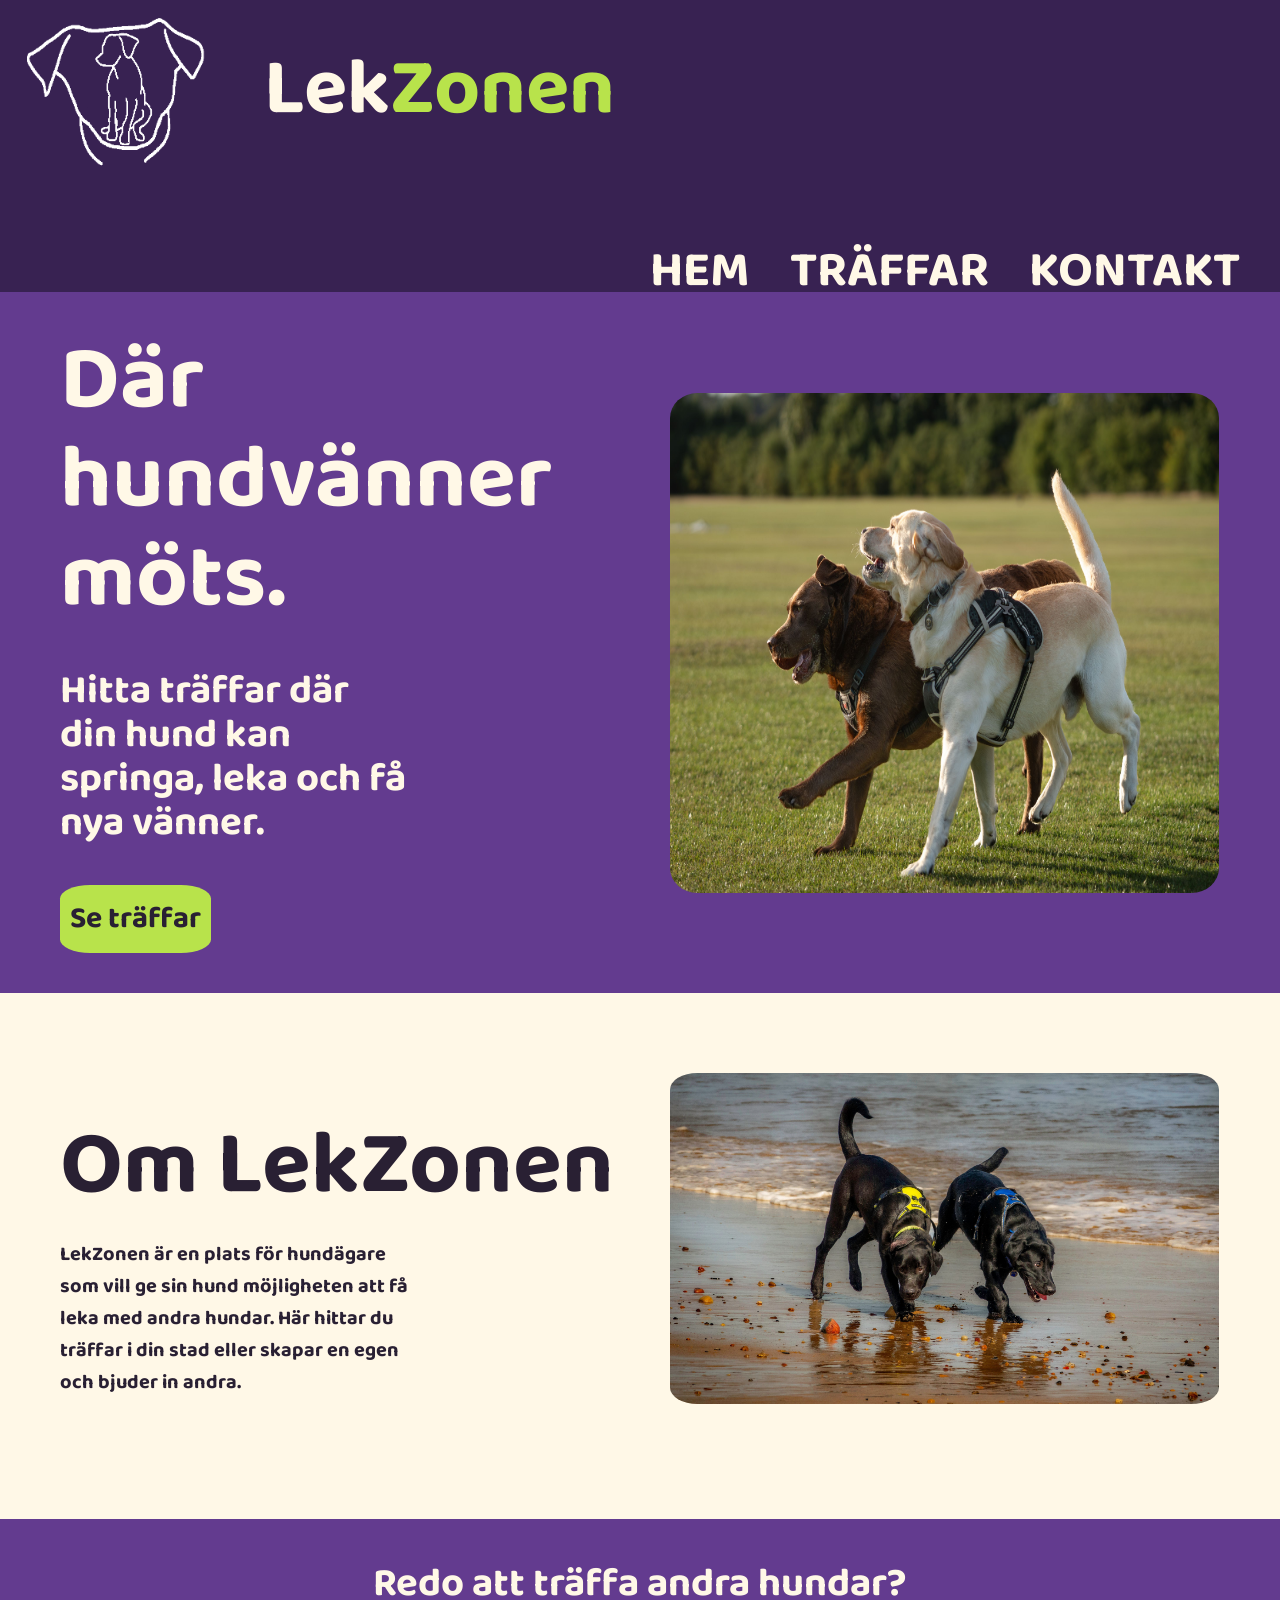
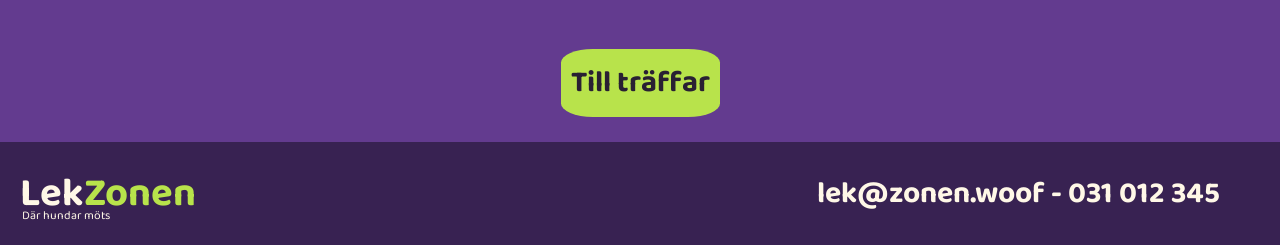
<file: index.html>
<!DOCTYPE html>
<html lang="sv">
<head>
    <meta charset="UTF-8">
    <meta name="viewport" content="width=device-width, initial-scale=1.0">
    <link rel="preconnect" href="https://fonts.googleapis.com">
    <link rel="preconnect" href="https://fonts.gstatic.com" crossorigin>
    <link href="https://fonts.googleapis.com/css2?family=Baloo+2:wght@400..800&display=swap" rel="stylesheet">
    <link rel="stylesheet" href="CSS/style.css" type="text/css">
    <script src="start.js" defer></script>
    <title>Startsida</title> 
</head>

<body>
    <header class="header-web">
        <img src="images/LOGGAVIT.png" alt="vit logga">
        <h1><span class="lek">Lek</span><span class="zonen">Zonen</span></h1>
        <button class="menu-button">≡ Meny</button>
        <nav class="menu">
            <ul>
                <li><a href="index.html">HEM</a></li>
                <li><a href="meets.html">TRÄFFAR</a></li>
                <li><a href="contact.html">KONTAKT</a></li>
            </ul>
        </nav>
    </header>

    <main>
        <section class="hero">
                <h2>Där hundvänner möts.</h2>
                <p>Hitta träffar där din hund kan springa, leka och få nya vänner.</p>
                <img src="images/hero.jpg" alt="bild på två hundar som leker">
                <a class="button" href="meets.html">Se träffar</a>
        </section>

        <section class="about">
            <h2>Om LekZonen</h2>
            <p>LekZonen är en plats för hundägare som vill ge sin hund möjligheten att få leka med andra hundar.
                Här hittar du träffar i din stad eller skapar en egen och bjuder in andra.</p>
            <img src="images/om.jpg" alt="Två hundar längs en strand">
        </section>

        <section class="ready-to">
            <h2>Redo att träffa andra hundar?</h2>
            <a class="button" href="meets.html">Till träffar</a>
        </section>
    </main>

    <footer>
        <div class="footer-text">
            <h3><span class="lek">Lek</span><span class="zonen">Zonen</span></h3>
            <p>Där hundar möts</p>
        </div>
        <div class="footer-contact">
            <p><a href="mailto:lek@zonen.woof">lek@zonen.woof</a> - 031 012 345</p>
        </div>
    </footer>
    
</body>
</html>
</file>
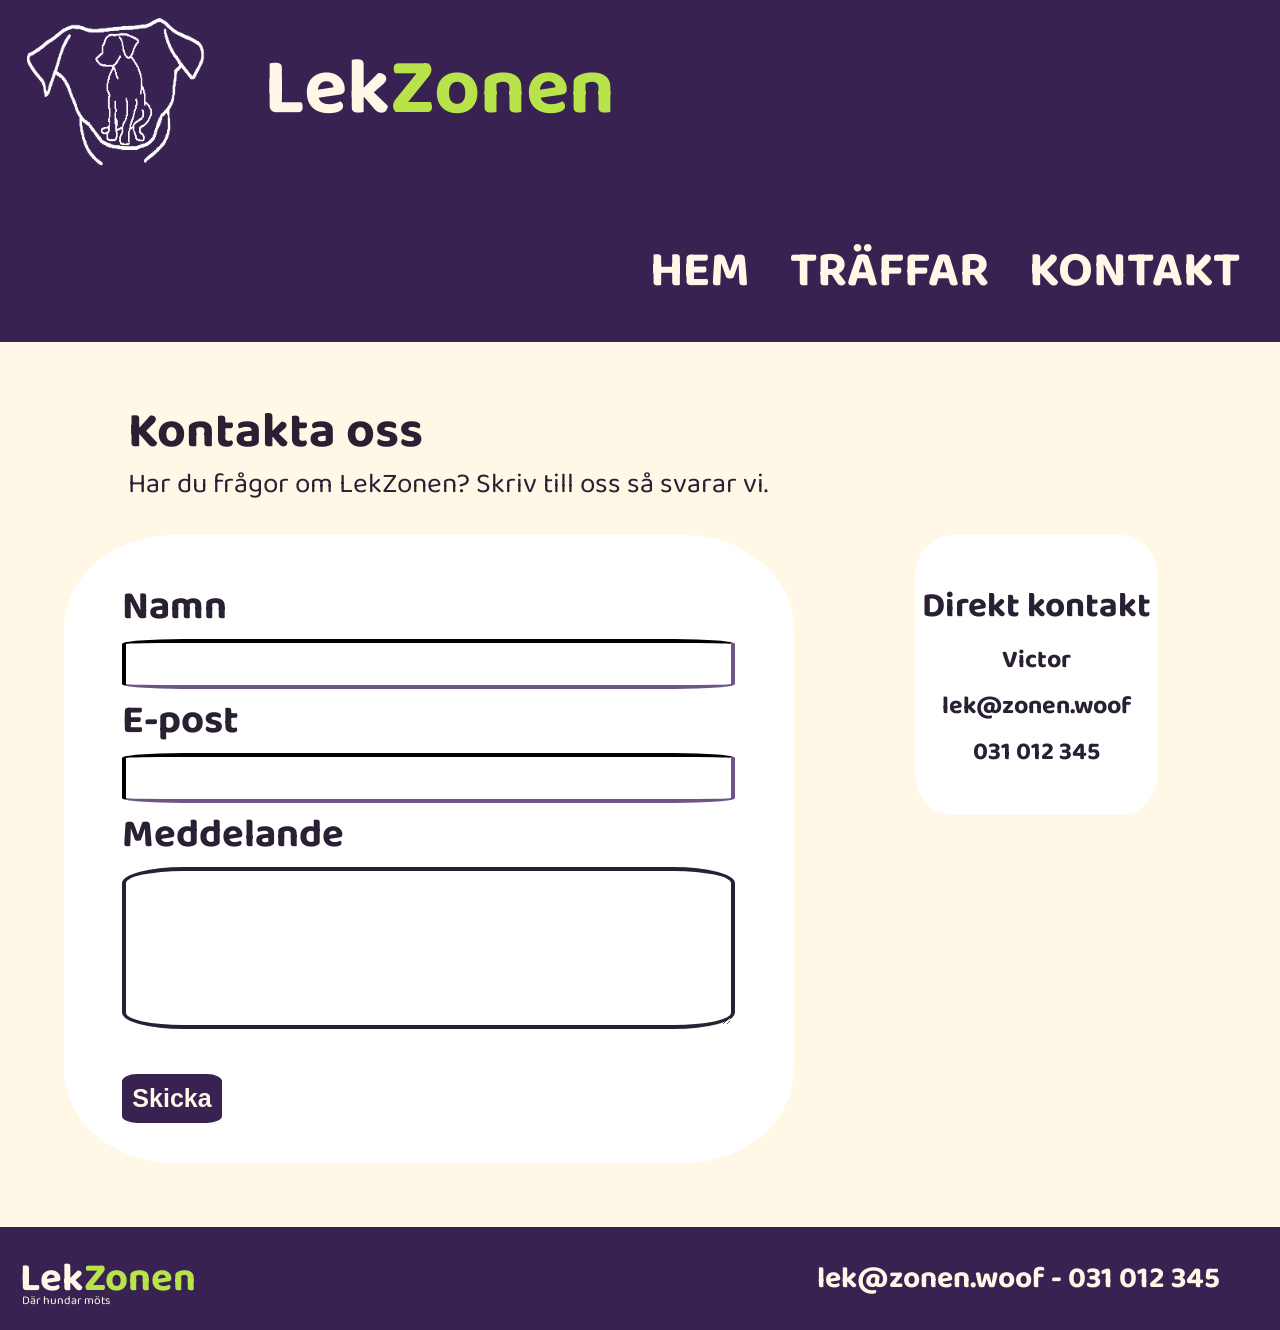
<file: contact.html>
<!DOCTYPE html>
<html lang="sv">
<head>
    <meta charset="UTF-8">
    <meta name="viewport" content="width=device-width, initial-scale=1.0">
    <link rel="preconnect" href="https://fonts.googleapis.com">
    <link rel="preconnect" href="https://fonts.gstatic.com" crossorigin>
    <link href="https://fonts.googleapis.com/css2?family=Baloo+2:wght@400..800&display=swap" rel="stylesheet">
    <link rel="stylesheet" href="CSS/style.css" type="text/css">
    <script src="contact.js" defer></script>
    <title>Kontakt</title>
    
</head>
<body>
    <header class="header-web">
        <img src="images/LOGGAVIT.png" alt="vit logga">
        <h1><span class="lek">Lek</span><span class="zonen">Zonen</span></h1>
        <button class="menu-button">≡ Meny</button>
        <nav class="menu">
            <ul>
                <li><a href="index.html">HEM</a></li>
                <li><a href="meets.html">TRÄFFAR</a></li>
                <li><a href="contact.html">KONTAKT</a></li>
            </ul>
        </nav>
    </header>

    <main>
        <section class="contact">
            <h2>Kontakta oss</h2>
            <p>Har du frågor om LekZonen? Skriv till oss så svarar vi.</p>

            <div class="contact-part">
                <form class="contact-form">
                    <div class="input-section">
                        <label for="c-name">Namn</label>
                        <input type="text" id="c-name">
                    </div>
                    <div class="input-section">
                        <label for="c-email">E-post</label>
                        <input type="text" id="c-email">
                    </div>
                    <div class="input-section">
                        <label for="c-message">Meddelande</label>
                        <textarea id="c-message"></textarea>
                    </div>
                    <div class="contactmessage">
                        <!--Fel och tack meddelande-->
                    </div>
                    <button class="button-sub" type="submit">Skicka</button>
                </form>

                <div class="contact-me">
                    <h2>Direkt kontakt</h2>
                    <p>Victor</p>
                    <p>lek@zonen.woof</p>
                    <p>031 012 345</p>
                </div>
            </div>
        </section>

    </main>

    <footer>
        <div class="footer-text">
            <h3><span class="lek">Lek</span><span class="zonen">Zonen</span></h3>
            <p>Där hundar möts</p>
        </div>
        <div class="footer-contact">
            <p><a href="mailto:lek@zonen.woof">lek@zonen.woof</a> - 031 012 345</p>
        </div>
    </footer>
    
</body>
</html>
</file>
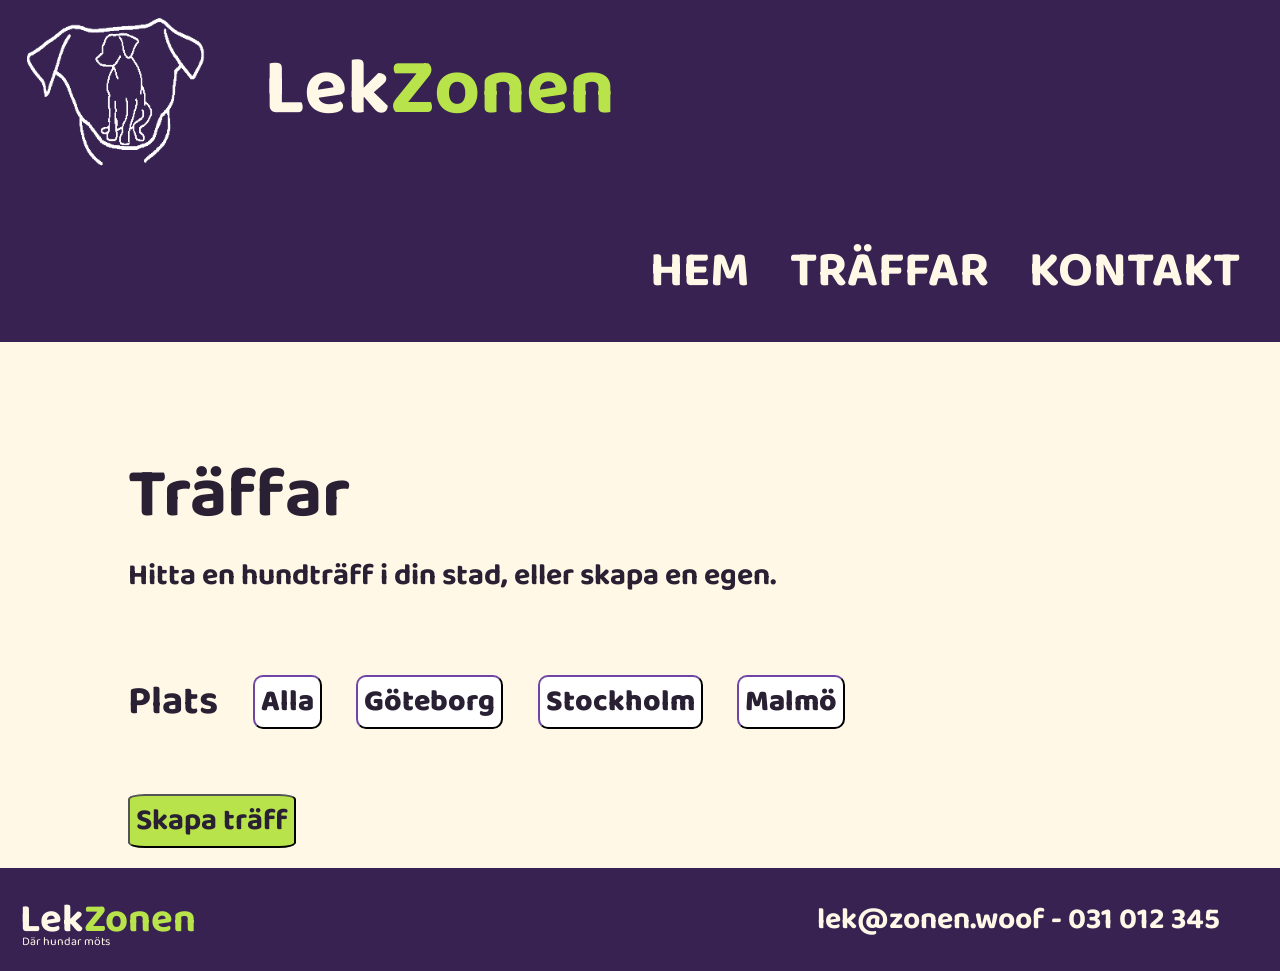
<file: meets.html>
<!DOCTYPE html>
<html lang="sv">
<head>
    <meta charset="UTF-8">
    <meta name="viewport" content="width=device-width, initial-scale=1.0">
    <link rel="preconnect" href="https://fonts.googleapis.com">
    <link rel="preconnect" href="https://fonts.gstatic.com" crossorigin>
    <link href="https://fonts.googleapis.com/css2?family=Baloo+2:wght@400..800&display=swap" rel="stylesheet">
    <link rel="stylesheet" href="CSS/style.css" type="text/css">
    <script src="meets.js" defer></script>
    <title>Träffar</title>
    
</head>
<body>
    <header class="header-web">
        <img src="images/LOGGAVIT.png" alt="vit logga">
        <h1><span class="lek">Lek</span><span class="zonen">Zonen</span></h1>
        <button class="menu-button">≡ Meny</button>
        <nav class="menu">
            <ul>
                <li><a href="index.html">HEM</a></li>
                <li><a href="meets.html">TRÄFFAR</a></li>
                <li><a href="contact.html">KONTAKT</a></li>
            </ul>
        </nav>
    </header>

    <main>
        <div class="intro-text"><h2>Träffar</h2>
        <p class="intro-träffar">Hitta en hundträff i din stad, eller skapa en egen.</p>
        </div>
        
        <div class="filter-city"> <!--Filter för stad-->
            <p>Plats</p>
            <button class="filter-button" id="cAlla">Alla</button>
            <button class="filter-button" id="cGBG">Göteborg</button>
            <button class="filter-button" id="cSthlm">Stockholm</button>
            <button class="filter-button" id="cMal">Malmö</button>
        </div>
        <!-- Teporärt disabled
        <div class="filter-size"> 
            <p>Storlek</p>
            <button class="filter-button" id="sAlla">Alla</button>
            <button class="filter-button" id="sSma">Små</button>
            <button class="filter-button" id="sMel">Mellan</button>
            <button class="filter-button" id="sStor">Stora</button>
        </div>
        -->
        

        <div class="create-meet"> <!--Skapa träff section-->
            <button class="button-create">Skapa träff</button> <!--Knapp som öppnar upp formuläret-->

            <form id="create-form">
                <div class="cdtp-input"> <!--cdtp = City, Date&Time, Place-->
                    <div class="city">
                        <label for="select-city">Stad</label>
                        <select id="select-city">
                            <option value="Göteborg">Göteborg</option>
                            <option value="Stockholm">Stockholm</option>
                            <option value="Malmö">Malmö</option>
                        </select>
                    </div>
                    <div class="time-date">
                        <label for="select-timedate">Datum & Tid</label>
                        <input type="datetime-local" id="select-timedate">
                    </div>
                    <div class="place">
                        <label for="select-place">Plats</label>
                        <input id="select-place">
                    </div>
                </div>

                <div class="create-size">
                    <p>Välkommna storlekar</p>
                    <div class="checkboxes">
                        <label class="check"><input type="checkbox" name="storlek" id="small">Små</label>
                        <label class="check"><input type="checkbox" name="storlek" id="medium">Mellan</label>
                        <label class="check"><input type="checkbox" name="storlek" id="large">Stora</label>
                    </div>
                </div>
                <div class="missedfield"></div>

                <button class="button-publish">Publicera träff</button> <!--Knapp som skickar formuläret som läggs i <div class="meetups"> -->

            </form>
        </div>

        <div class="meetups">
            <!--Här läggs puffar för skapade träffar-->
        </div>


    </main>

    <footer>
        <div class="footer-text">
            <h3><span class="lek">Lek</span><span class="zonen">Zonen</span></h3>
            <p>Där hundar möts</p>
        </div>
        <div class="footer-contact">
            <p><a href="mailto:lek@zonen.woof">lek@zonen.woof</a> - 031 012 345</p>
        </div>
    </footer>
    
</body>
</html>
</file>
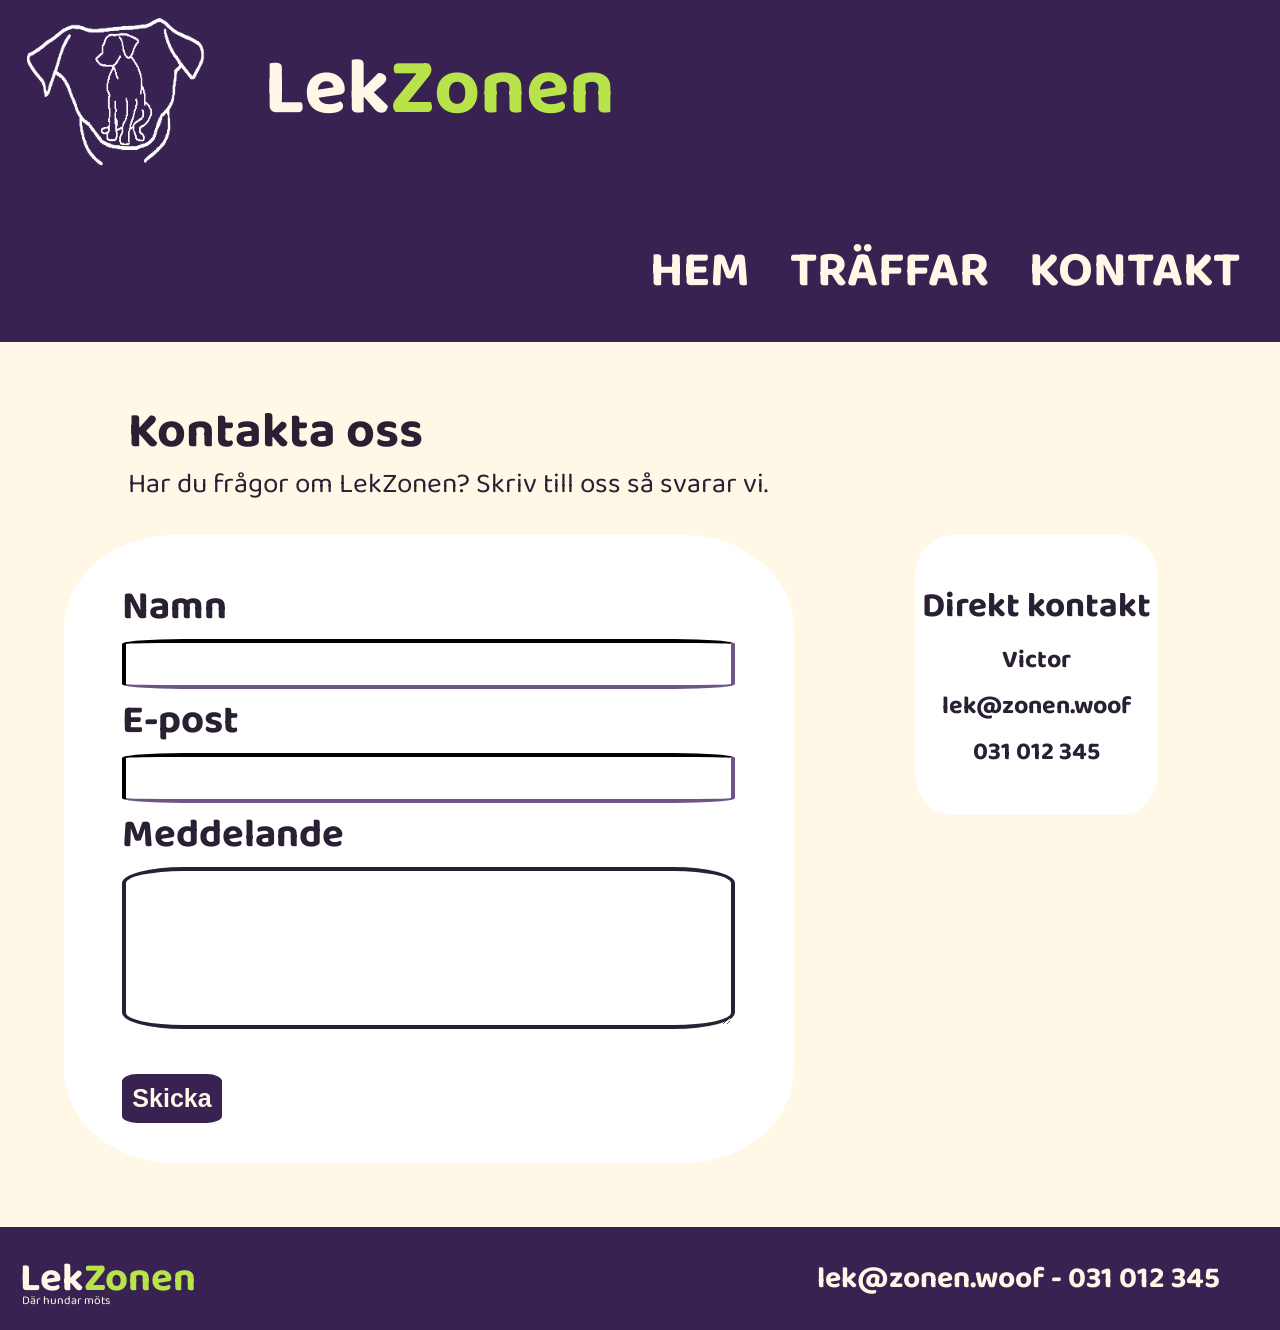
<file: Html/contact.html>
<!DOCTYPE html>
<html lang="sv">
<head>
    <meta charset="UTF-8">
    <meta name="viewport" content="width=device-width, initial-scale=1.0">
    <link rel="preconnect" href="https://fonts.googleapis.com">
    <link rel="preconnect" href="https://fonts.gstatic.com" crossorigin>
    <link href="https://fonts.googleapis.com/css2?family=Baloo+2:wght@400..800&display=swap" rel="stylesheet">
    <link rel="stylesheet" href="../CSS/style.css" type="text/css">
    <script src="../contact.js" defer></script>
    <title>Kontakt</title>
    
</head>
<body>
    <header class="header-web">
        <img src="../images/LOGGAVIT.png" alt="vit logga">
        <h1><span class="lek">Lek</span><span class="zonen">Zonen</span></h1>
        <button class="menu-button">≡ Meny</button>
        <nav class="menu">
            <ul>
                <li><a href="start.html">HEM</a></li>
                <li><a href="meets.html">TRÄFFAR</a></li>
                <li><a href="contact.html">KONTAKT</a></li>
            </ul>
        </nav>
    </header>

    <main>
        <section class="contact">
            <h2>Kontakta oss</h2>
            <p>Har du frågor om LekZonen? Skriv till oss så svarar vi.</p>

            <div class="contact-part">
                <form class="contact-form">
                    <div class="input-section">
                        <label for="c-name">Namn</label>
                        <input type="text" id="c-name">
                    </div>
                    <div class="input-section">
                        <label for="c-email">E-post</label>
                        <input type="text" id="c-email">
                    </div>
                    <div class="input-section">
                        <label for="c-message">Meddelande</label>
                        <textarea type="text" id="c-message"></textarea>
                    </div>
                    <div class="contactmessage">
                        <!--Fel och tack meddelande-->
                    </div>
                    <button class="button-sub" type="submit">Skicka</button>
                </form>

                <div class="contact-me">
                    <h2>Direkt kontakt</h2>
                    <p>Victor</p>
                    <p>lek@zonen.woof</p>
                    <p>031 012 345</p>
                </div>
            </div>
        </section>

    </main>

    <footer>
        <div class="footer-text">
            <h3><span class="lek">Lek</span><span class="zonen">Zonen</span></h3>
            <p>Där hundar möts</p>
        </div>
        <div class="footer-contact">
            <p><a href="mailto:lek@zonen.woof">lek@zonen.woof</a> - 031 012 345</p>
        </div>
    </footer>
    
</body>
</html>
</file>
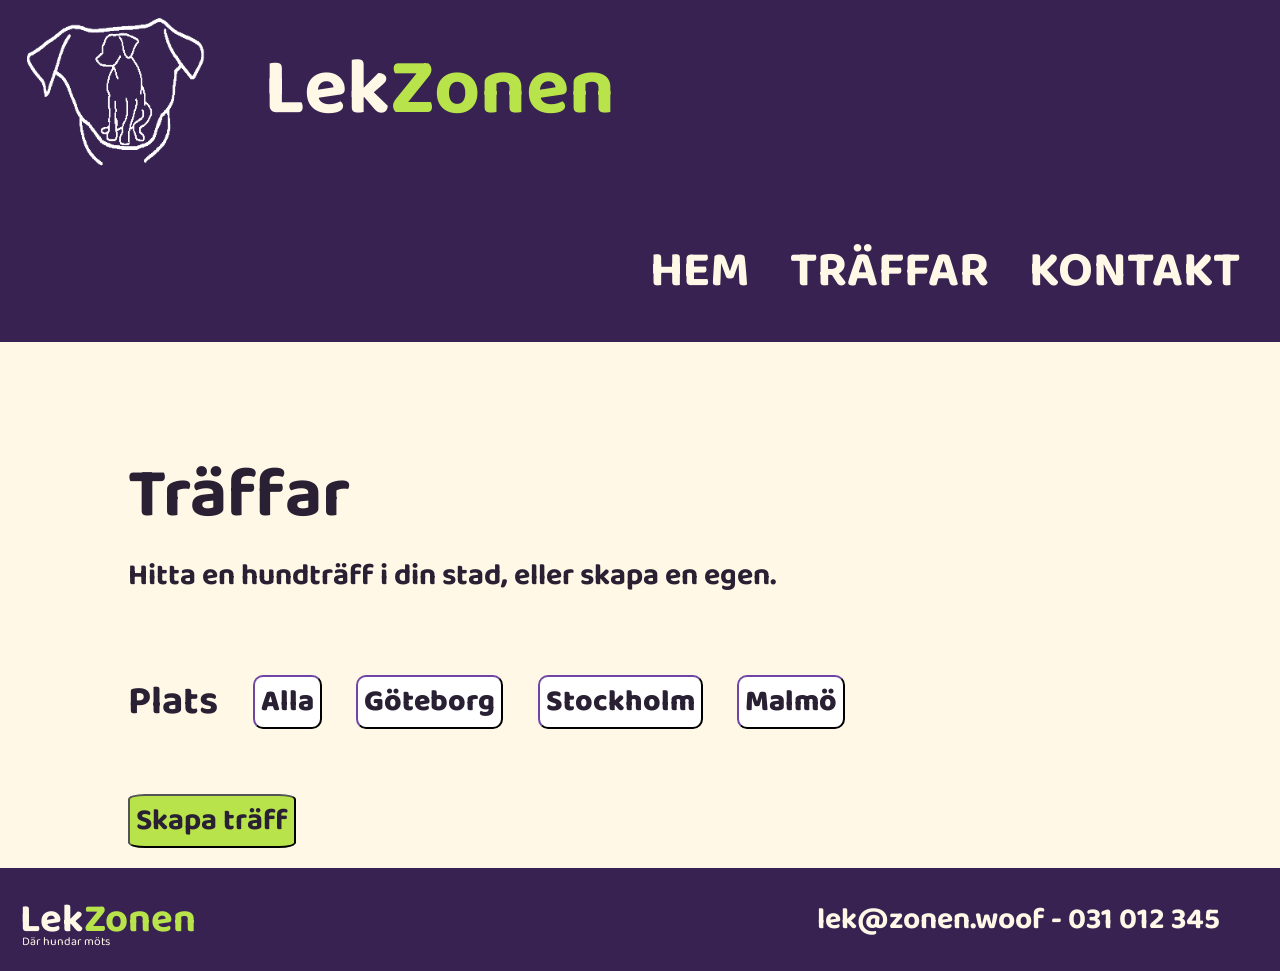
<file: Html/meets.html>
<!DOCTYPE html>
<html lang="sv">
<head>
    <meta charset="UTF-8">
    <meta name="viewport" content="width=device-width, initial-scale=1.0">
    <link rel="preconnect" href="https://fonts.googleapis.com">
    <link rel="preconnect" href="https://fonts.gstatic.com" crossorigin>
    <link href="https://fonts.googleapis.com/css2?family=Baloo+2:wght@400..800&display=swap" rel="stylesheet">
    <link rel="stylesheet" href="../CSS/style.css" type="text/css">
    <script src="../meets.js" defer></script>
    <title>Träffar</title>
    
</head>
<body>
    <header class="header-web">
        <img src="../images/LOGGAVIT.png" alt="vit logga">
        <h1><span class="lek">Lek</span><span class="zonen">Zonen</span></h1>
        <button class="menu-button">≡ Meny</button>
        <nav class="menu">
            <ul>
                <li><a href="start.html">HEM</a></li>
                <li><a href="meets.html">TRÄFFAR</a></li>
                <li><a href="contact.html">KONTAKT</a></li>
            </ul>
        </nav>
    </header>

    <main>
        <div class="intro-text"><h2>Träffar</h2>
        <p class="intro-träffar">Hitta en hundträff i din stad, eller skapa en egen.</p>
        </div>
        
        <div class="filter-city"> <!--Filter för stad-->
            <p>Plats</p>
            <button class="filter-button" id="cAlla">Alla</button>
            <button class="filter-button" id="cGBG">Göteborg</button>
            <button class="filter-button" id="cSthlm">Stockholm</button>
            <button class="filter-button" id="cMal">Malmö</button>
        </div>
        <!-- Teporärt disabled
        <div class="filter-size"> 
            <p>Storlek</p>
            <button class="filter-button" id="sAlla">Alla</button>
            <button class="filter-button" id="sSma">Små</button>
            <button class="filter-button" id="sMel">Mellan</button>
            <button class="filter-button" id="sStor">Stora</button>
        </div>
        -->
        

        <div class="create-meet"> <!--Skapa träff section-->
            <button class="button-create">Skapa träff</button> <!--Knapp som öppnar upp formuläret-->

            <form id="create-form">
                <div class="cdtp-input"> <!--cdtp = City, Date&Time, Place-->
                    <div class="city">
                        <label for="select-city">Stad</label>
                        <select id="select-city">
                            <option value="Göteborg">Göteborg</option>
                            <option value="Stockholm">Stockholm</option>
                            <option value="Malmö">Malmö</option>
                        </select>
                    </div>
                    <div class="time-date">
                        <label for="select-timedate">Datum & Tid</label>
                        <input type="datetime-local" id="select-timedate">
                    </div>
                    <div class="place">
                        <label for="select-place">Plats</label>
                        <input type="text" id="select-place">
                    </div>
                </div>

                <div class="create-size">
                    <p>Välkommna storlekar</p>
                    <div class="checkboxes">
                        <label class="check"><input type="checkbox" name="storlek" id="small">Små</label>
                        <label class="check"><input type="checkbox" name="storlek" id="medium">Mellan</label>
                        <label class="check"><input type="checkbox" name="storlek" id="large">Stora</label>
                    </div>
                </div>
                <div class="missedfield"></div>

                <button class="button-publish">Publicera träff</button> <!--Knapp som skickar formuläret som läggs i <div class="meetups"> -->

            </form>
        </div>

        <div class="meetups">
            <!--Här läggs puffar för skapade träffar-->
        </div>


    </main>

    <footer>
        <div class="footer-text">
            <h3><span class="lek">Lek</span><span class="zonen">Zonen</span></h3>
            <p>Där hundar möts</p>
        </div>
        <div class="footer-contact">
            <p><a href="mailto:lek@zonen.woof">lek@zonen.woof</a> - 031 012 345</p>
        </div>
    </footer>
    
</body>
</html>
</file>
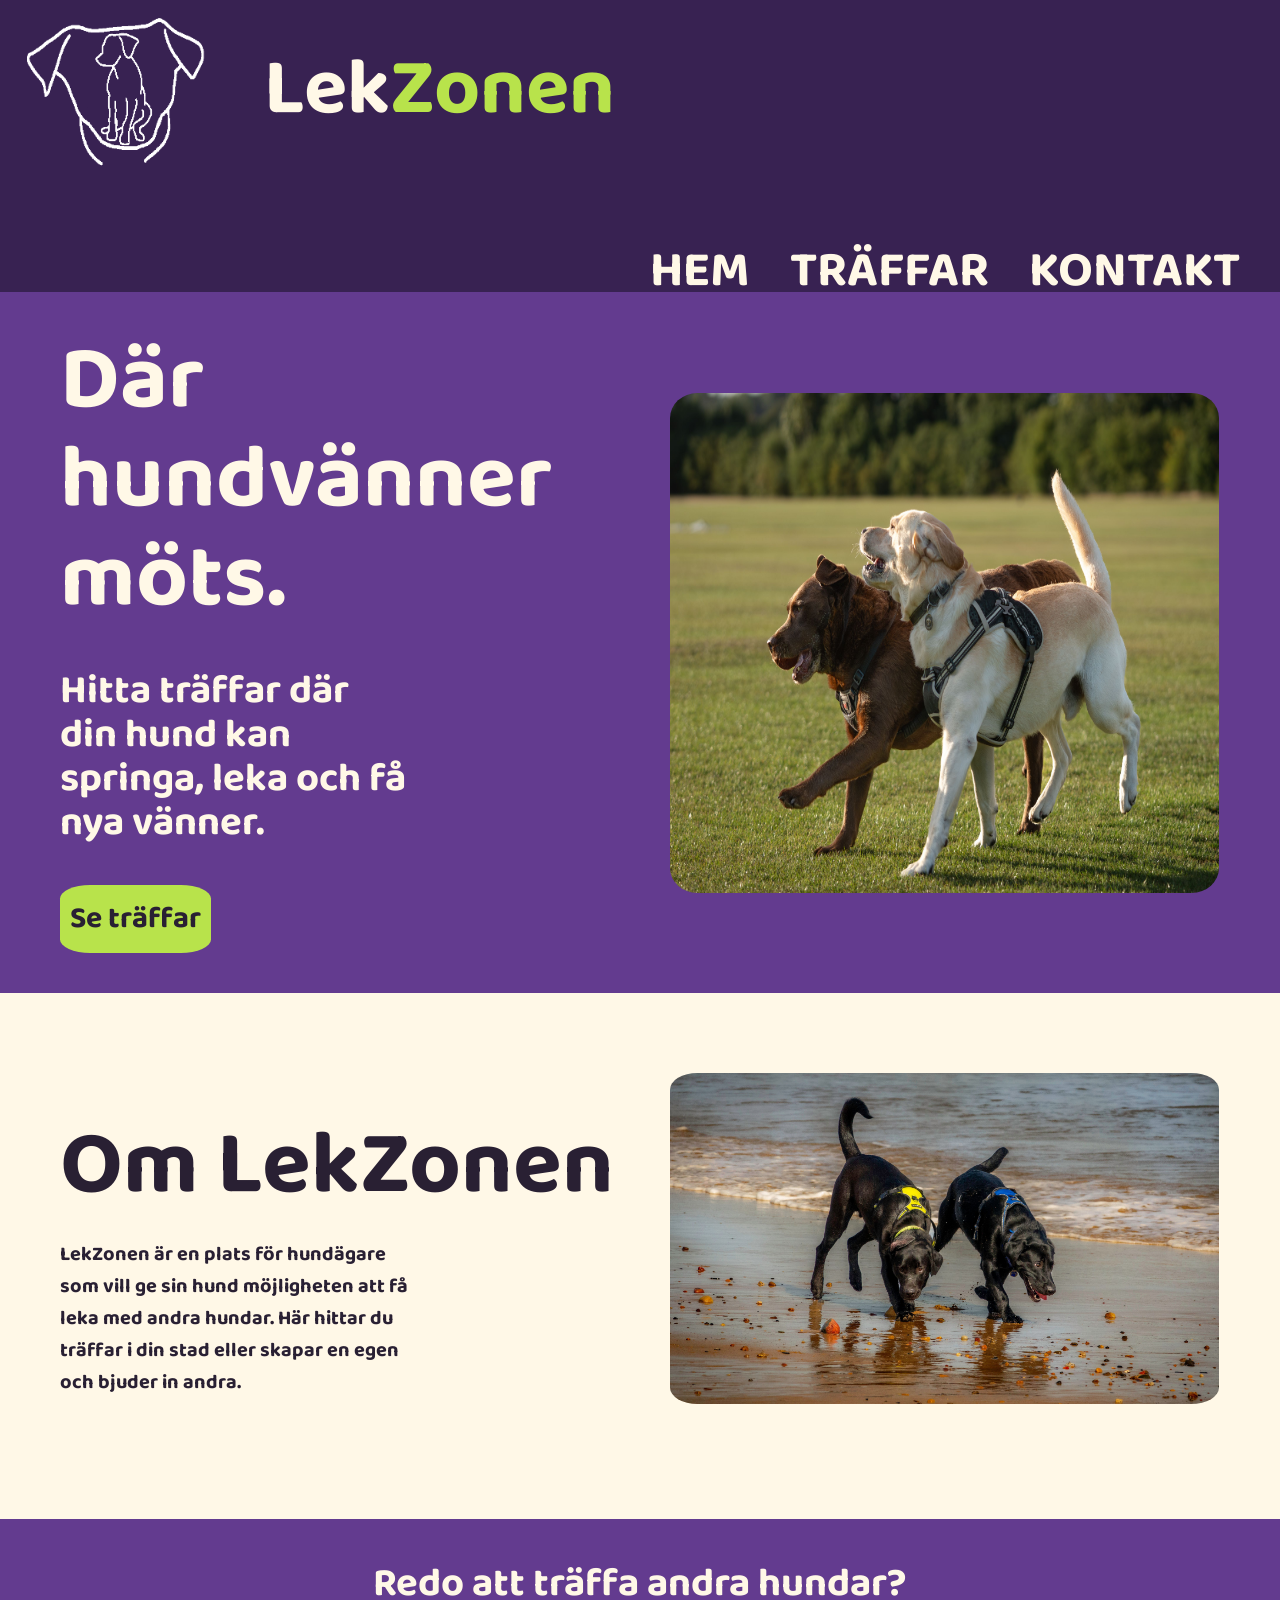
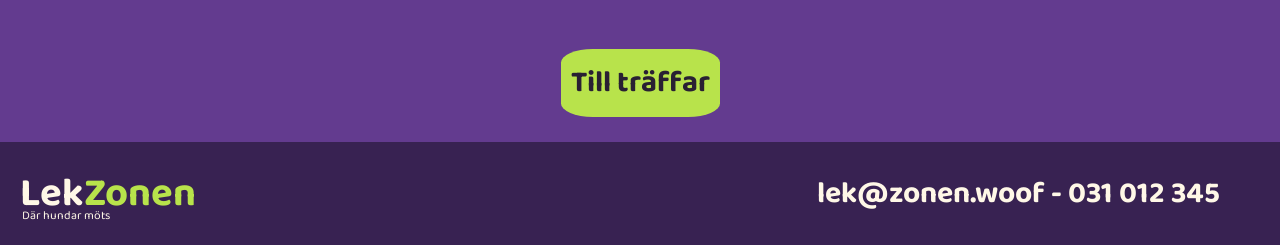
<file: Html/Start.html>
<!DOCTYPE html>
<html lang="sv">
<head>
    <meta charset="UTF-8">
    <meta name="viewport" content="width=device-width, initial-scale=1.0">
    <link rel="preconnect" href="https://fonts.googleapis.com">
    <link rel="preconnect" href="https://fonts.gstatic.com" crossorigin>
    <link href="https://fonts.googleapis.com/css2?family=Baloo+2:wght@400..800&display=swap" rel="stylesheet">
    <link rel="stylesheet" href="../CSS/style.css" type="text/css">
    <script src="../start.js" defer></script>
    <title>Startsida</title> 
</head>

<body>
    <header class="header-web">
        <img src="../images/LOGGAVIT.png" alt="vit logga">
        <h1><span class="lek">Lek</span><span class="zonen">Zonen</span></h1>
        <button class="menu-button">≡ Meny</button>
        <nav class="menu">
            <ul>
                <li><a href="start.html">HEM</a></li>
                <li><a href="meets.html">TRÄFFAR</a></li>
                <li><a href="contact.html">KONTAKT</a></li>
            </ul>
        </nav>
    </header>

    <main>
        <section class="hero">
                <h2>Där hundvänner möts.</h2>
                <p>Hitta träffar där din hund kan springa, leka och få nya vänner.</p>
                <img src="../images/hero.jpg" alt="bild på två hundar som leker">
                <a class="button" href="../Html/meets.html">Se träffar</a>
        </section>

        <section class="about">
            <h2>Om LekZonen</h2>
            <p>LekZonen är en plats för hundägare som vill ge sin hund möjligheten att få leka med andra hundar.
                Här hittar du träffar i din stad eller skapar en egen och bjuder in andra.</p>
            <img src="../images/om.jpg" alt="Två hundar längs en strand">
        </section>

        <section class="ready-to">
            <h2>Redo att träffa andra hundar?</h2>
            <a class="button" href="../Html/meets.html">Till träffar</a>
        </section>
    </main>

    <footer>
        <div class="footer-text">
            <h3><span class="lek">Lek</span><span class="zonen">Zonen</span></h3>
            <p>Där hundar möts</p>
        </div>
        <div class="footer-contact">
            <p><a href="mailto:lek@zonen.woof">lek@zonen.woof</a> - 031 012 345</p>
        </div>
    </footer>
    
</body>
</html>
</file>
<file: CSS/style.css>
:root {
    --darkpurple: #382252;
    --purple: #633B8F;
    --cream: #FFF8E7;
    --lime: #B8E34B;
    --darktext: #292033;

}

/*---Mobile first---*/


body {
    background-color: var(--cream);
    font-family: "Baloo 2", sans-serif; 
    margin: 0px;
    box-sizing: border-box;
    max-width: 100%;
    padding: 0;
    min-height: 100vh;
    min-height: 100dvh;
    display: flex;
    flex-direction: column;

}
/*main tar all ledig plats mellan header of footer*/
main{
    flex:1;
}

/*Där LekZonen text i header & footer sätts olika färger för lek & zonen*/
.lek{
    color: var(--cream);
}
.zonen{
    color: var(--lime);
}


/*Header*/

.header-web{
    background-color: var(--darkpurple);
    display: flex;
    align-items: center;
    flex-wrap: wrap;
    padding: 15px 0;
    gap: 0 12px;

    img{
    height: 120px; 
    }
    
}

.menu{
    display: none;
}
.menu.open{
    display: flex;
    justify-content: center;
    width: 100%;
    text-decoration: none;
    color: var(--cream);
    font-size: 1.5em;
    margin-top: -50px;
    padding-bottom: -20px;

    ul{
        list-style: none;
        text-decoration: none;
        color: var(--cream);

        li a{
            text-decoration: none;
            color: var(--cream);
        }
    }
}

.menu-button {
    background-color: transparent;
    border: none;
    color: var(--cream);
    font-size: 28px;
    font-family: "baloo 2", sans-serif;
    font-weight: bold;
}
/*----START.HTML----*/
/*Hero*/
.hero{
    background-color: var(--purple);
    display: flex;
    flex-direction: column;
    padding-bottom: 30px;

    h2{
        margin: 0%;
        color: var(--cream);
        padding-top: 10%;
        padding-left: 10%;
        font-size: 40px;
        line-height: 1.1;
    }
    p {
        color: var(--cream);
        padding-left: 10%;
        font-size: 20px;
        line-height: 1.1;
    }
    img {
        width: 90%;
        border-radius: 5%;
        align-self: center;
        margin-bottom: 20px;
    }
    .button{
        color: var(--darktext);
        text-decoration: none;
        background-color: var(--lime);
        border-radius: 20%;
        align-self: center;
        font-size: 30px;
        padding: 10px;
        font-weight: bold;

    }
}

/*about*/
.about{
    display: flex;
    flex-direction: column;
    background-color: var(--cream);
    h2{
        align-self: center;
        font-size: 40px;
        margin-bottom: 0;
    }
    p{
        align-self: center;
        margin-top: 0;
        padding: 0 5%;
        font-size: 22px;
    }
    img{
        width: 90%;
        border-radius: 5%;
        align-self: center;
        margin-bottom: 35px;
    }
}
/*ready-to*/
.ready-to{
    background-color: var(--purple);
    display: flex;
    flex-direction: column;
    h2{
        text-align: center;
        color: var(--cream);
        font-size: 32px;
    }
    .button {
        color: var(--darktext);
        text-decoration: none;
        background-color: var(--lime);
        border-radius: 20%;
        align-self: center;
        font-size: 30px;
        padding: 10px;
        font-weight: bold;
        margin-bottom: 25px;
        
    }
}

/*----MEETS.HTML----*/
.intro-text{
    display: flex;
    flex-direction: column;
    color: var(--darktext);
    font-weight: bold;
    h2{
        align-self: center;
        font-size: 40px;
        margin-bottom: 0;
    }
    p{
        width: 80%;
        align-self: center;
        text-align: center;
        font-size: 25px;
        margin-top: 0;
    }
}

.filter-city, .filter-size{
    display: flex;
    flex-wrap: wrap;
    align-items: center;
    width: 90%;
    gap: 0 10%;
    margin-left: 10%;

    p{
        font-size: 25px;
        font-weight: bold;
        color: var(--darktext);
    }
    .filter-button{
    background-color: white;
    border-color: var(--darkpurple);
    border-radius: 5%;
    font-size: 20px;
    border-width: 2px;
    border-radius: 10px;
    font-family: "Baloo 2", sans-serif;
    font-weight: 1000;
    color: var(--darktext);
    }
    .filter-button.pressed{
        background-color: var(--darktext);
        color: var(--cream);
    }
}

.create-meet{
    margin: 20px 0;
    display: flex;
    justify-content: center;
    color: var(--darktext);
    .button-create{
        background-color: var(--lime);
        border-radius: 10%;
        font-size: 30px;
        font-weight: bold;
        font-family: "Baloo 2", sans-serif;
        color: var(--darktext);
        text-decoration: none;
    }
    .city, .time-date, .place, .create-size, .button-publish{
        display: none;
    }
}

.create-meet.open{
    background-color: white;
    display: flex;
    flex-direction: column;
    margin: 20px;
    border-radius: 10%;
    padding: 20px 0;

    .missedfield{
        margin-left: 5%;
        color: red;
        font-weight: bold;
    }

    .button-create{
        align-self: center;
        color: var(--darktext);
    }
    .city, .time-date, .place, .create-size, .button-publish{
        display: flex;
        flex-direction: column;
        padding: 0 20px;
        
        label{
            font-weight: bold;
            font-size: 30px;
        }
        #select-city, #select-timedate, #select-place{
            border-color: var(--darkpurple);
            height: 30px;
            border-radius: 10%;

        }
        .checkboxes{
            display: flex;
            flex-direction: column;
        }
        .check{
            border-color: var(--darkpurple);
            border-radius: 10%;
        }
        p{
            font-weight: bold;
            font-size: 20px;
            margin-bottom: 0px;
            margin-top: 0px;
        }
        .check{
            font-size: 20px;
        }
    }
    .button-publish{
        background-color: var(--darkpurple);
        border: none;
        font-size: 20px;
        padding: 10px;
        color: var(--cream);
        font-weight: bold;
        font-family: "Baloo 2", sans-serif;
        border-radius: 30%;
        margin-left: 20px;

    }

}

/*Puffar för träffar*/
.meetups{
    .Göteborg, .Stockholm, .Malmö{
        display: none;
    }
    .Göteborg.show, .Stockholm.show, .Malmö.show{
        display: flex;
        flex-direction: column;
        background-color: white;
        margin: 20px 20px;
        border-radius: 10%;
        .stad-storlek{
            display: flex;
            flex-direction: row;
            font-weight: bold;
            column-gap: 5px;
            margin-left: 3%;

            .stadpuff{
                background-color: var(--lime);
                font-size: 170%;
                padding: 0 3%;
                border-radius: 10px;
                align-self: center;
                margin-bottom: 2px;
            }
            .storlekpuff{
                background-color: var(--cream);
                font-size: 170%;
                padding: 0 3%;
                border-radius: 10px;
                align-self: center;
                margin-bottom: 2px;
            }
        }
    
        .platstext{
            font-size: 300%;
            font-weight: bold;
            margin: 0 3%;

        }
        .datumtext{
            font-size: 200%;
            font-weight: bold;
            margin: 0 3% 3%;

        } 
    }

}

/*----CONTACT.HTML----*/
.contact{
    display: flex;
    flex-direction: column;
    color: var(--darktext);
    h2{
        align-self: center;
        font-size: 50px;
        margin-bottom: 10px;
        margin-top: 10px;
    }
    p{
        align-self: center;
        padding-left: 20px;
        font-size: 28px;
        margin-top: -20px;
    }

    .contact-form{
        background-color: white;
        border-radius: 15%;
        margin: 30px;
        display: flex;
        flex-direction: column;
        padding: 30px 20px;
        margin-top: 0px;

        .input-section{
            display: flex;
            flex-direction: column;

            label{
                font-size: 25px;
                font-weight: bold;
            }

            input, textarea{
                border-color: #292033;
                border-radius: 10%;
                border-width: 4px;
            }
            textarea{
                height: 150px;
            }
        }

        .contactmessage{
            color: red;
            font-weight: bold;
            margin-top: 30px;
            margin-bottom: 0;
        }
        /*Tack meddelande*/
        .tnxmsg {
            color: var(--darktext);
        }

        .button-sub{
            background-color: var(--darkpurple);
            color: var(--cream);
            align-self: flex-start;
            border: none;
            font-size: 25px;
            border-radius: 15%;
            margin-top: 15px;
            font-weight: bold;
            padding: 10px;
        }

    }

    .contact-me{
        background-color: white;
        display: flex;
        flex-direction: column;
        margin: 30px;
        border-radius: 15%;
        h2{
            font-size: 35px;
        }
        p {
            font-size: 20px;
            align-self: flex-start;
            margin-left: 35px;
        }
    }
}



/*Footer*/
footer{
    background-color: var(--darkpurple);
    display: flex;
    flex-wrap: wrap;
    flex-direction: column;
    margin: 0%;
    padding-left: 20px;
    padding-top: 10px;
    padding-bottom: 20px;

    h3 {
        margin: 0%;
        font-size: 40px;
        margin-bottom: -20px;
    }
    p{
        margin: 0%;
        color: var(--cream);
        font-size: 12px;
        padding-left: 2px;
    }
    a {
        text-decoration: none;
        color: var(--cream);
        font-size: 14px;
    }
}


/*----@MEDIA för desktop----*/

@media (min-width: 768px){

/*---Header för större skärm---*/
.header-web{
    margin-top: -50px;
    margin-bottom: -50px;
    display: flex;
    flex-direction: row;
    img{
        height: 250px;
    }
    h1{
        font-size: 80px;
    }
    .menu-button{
        display:none;
    }
    .menu{
        display: flex;
        margin-left: auto;
        margin-right: 40px;
        ul{
        display: flex;
        align-self: flex-end;
        list-style: none;
        text-decoration: none;
        color: var(--cream);
        gap: 40px;

        li a{
            text-decoration: none;
            color: var(--cream);
            font-size: 50px;
            font-weight: bold;
        }
    }
    }
}

/*---START.HTML---*/
/*Hero*/
.hero{
    display: grid;
    grid-template-columns: 1fr 1fr;
    grid-template-rows: 1fr auto auto auto 1fr;
    padding: 40px 0px 40px 60px;
    h2{
        grid-column: 1;
        grid-row: 2;
        padding-top: 0;
        font-size: 90px;
        padding-left: 0;
        margin-right: 35px;
    }
    p{
        grid-column: 1;
        grid-row: 3;
        font-size: 40px;
        font-weight: bold;
        padding-right: 260px;
        padding-left: 0;
    }
    img{
        grid-column: 2;
        grid-row: 1/6;
        height: 500px;
        margin-top: 20px;
        margin-left: auto;
        margin-right: 100px;
    }
    a{
        grid-column: 1;
        grid-row: 4;
        justify-self: start;
    }

}
/*About*/
.about{
    display: grid;
    grid-template-columns: 1fr 1fr;
    grid-template-rows: 1fr auto auto 1fr;
    padding: 80px 0px 80px 60px;
    color: var(--darktext);
    h2{
        grid-column: 1;
        grid-row: 2;
        padding-top: 0;
        font-size: 90px;
        padding-left: 0;
        margin-top: 0;
    }
    p{  
        grid-column: 1;
        grid-row: 3;
        font-size: 20px;
        font-weight: bold;
        padding-right: 260px;
        padding-left: 0;
    }
    img{
        grid-column: 2;
        grid-row: 1/5;
    }

}
/*ready-to*/
.ready-to h2{
    font-size: 40px;
}

/*---MEETS-HTML---*/
.intro-text{
    padding-top: 90px;
    h2{
        align-self: start;
        margin-left: 10%;
        font-size: 70px;
    }
    p{
        align-self: start;
        text-align: start;
        margin-left: 10%;
        font-size: 30px;
    }
}
.filter-city{
    display: flex;
    flex-direction: row;
    margin-left: 10%;
    padding-left: 0;
    gap: 0 3%;
    p{
        font-size: 40px;
        margin-left: 0;
    }
    .filter-button{
        font-size: 30px;
    }
}
.filter-size{
    display: flex;
    flex-direction: row;
    margin-left: 10%;
    padding-left: 0;
    gap: 0 3%;
    p{
        font-size: 40px;
        margin-left: 0;
    }
    .filter-button{
        font-size: 30px;
    }
}
.create-meet{ /*flyttar skapa knapp vänster*/
    justify-content: start;
    margin-left: 10%;
}
.create-meet.open{
    display: flex;
    flex-direction: column;
    margin: 5%;
    padding: 50px 0;
    .button-create{
        align-self: flex-start;
        margin-left: 5%;
    }
    .cdtp-input{
        display: flex;
        flex-direction: row;
        justify-content: space-between;
        margin: 0 5%;
        padding-top: 20px;
        .city{
            padding: 0;
        }   
        .time-date{
            padding: 0;
        }
        .place{
            padding: 0;
        }
        #select-city, #select-timedate, #select-place{
            width: 350px;
            height: 50px;
            font-size: 20px;
            font-family: "Baloo 2", sans-serif;
            font-weight: bold;
            color: var(--darktext);
        }
    }
    
    
    .create-size{
        margin-left: 5%;
        padding: 20px 0px;
        p{
            font-size: 30px;
        }
        .checkboxes{
        flex-direction: row;
        gap: 20px;
        label{
            font-size: 25px;
        }
        }
    }
    .button-publish{
        margin-left: 5%;
    }
}
/*Puffar för träffar*/
.meetups{
    display: flex;
    flex-direction: row;
    flex-wrap: wrap;
    justify-content: flex-start;
    column-gap: 6%;
    margin: 0 5%;
    
    .Göteborg.show, .Stockholm.show, .Malmö.show{
        background-color: white;
        border-radius: 40px;
        padding: 0;
        width: 29.3%;
        margin: 0;
        margin-bottom: 5%;
        .stad-storlek{
            margin: 0 5%;
        }
        .platstext, .datumtext{
            margin-left: 5%;
        }
    }
}

/*---CONTACT.HTML---*/
.contact{
    h2{
        padding-top: 90px;
        align-self: start;
        margin-left: 10%;
    }
    p{
        align-self: start;
        margin-left: 10%; 
        padding-left: 0;
    }

    .contact-part{
        margin-left: 5%;
        flex-direction: row;
        display: flex;
        justify-content: space-between;
        margin-bottom: 5%;
       
        .contact-form{
            margin: 0;
            padding: 40px 0;
            width: 60%;
            .input-section{
                margin:0 8%;
                label{
                    font-size: 40px;
                }
                input{
                    height: 40px;
                    font-size: 35px;
                    font-family: "Baloo 2", sans-serif;
                    font-weight: 600;
                    color: var(--darktext);
                }
                textarea{
                    font-size: 35px;
                    font-family: "Baloo 2", sans-serif;
                    font-weight: 600;
                    color: var(--darktext);
                }
            }
            .button-sub{
                margin-left: 8%;
            }
        }
        .contact-me{
            width: 20%;
            height: 200px;
            margin: 0 10%;
            padding: 40px 0;
            h2{
                padding: 0;
                margin: auto;
                text-align: center;
            }
            p{
               font-size: 25px; 
               margin: auto;
               font-weight: bold;
            }
        }
    }
}

/*---Footer för större skärm---*/
footer{
    display: flex;
    flex-direction: row;
    justify-content: space-between;
    align-items: center;
    padding-right: 60px;
    padding-top: 20px;
    
    .footer-contact{
        p{
            font-size: 30px;
            font-weight: bold;
            a{
                font-size: 30px;
            }
        }
    }
}

}
</file>
